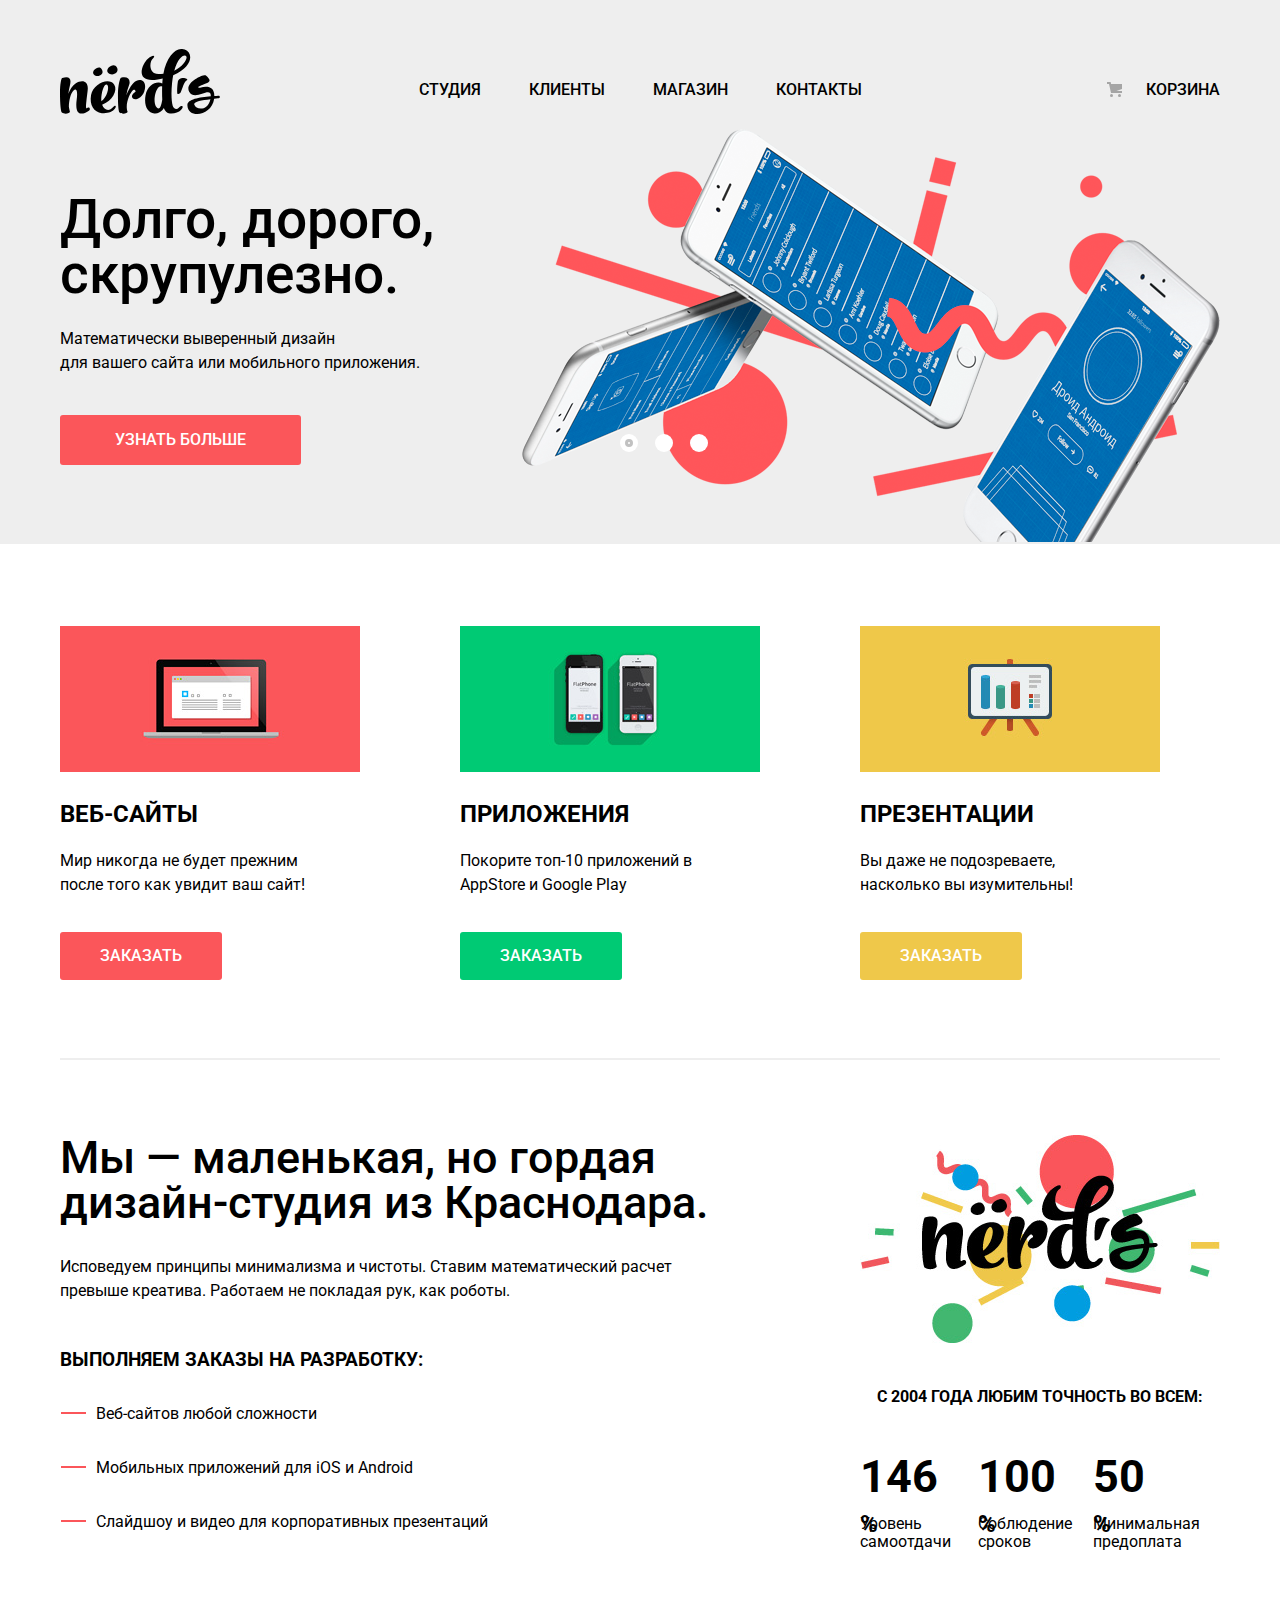
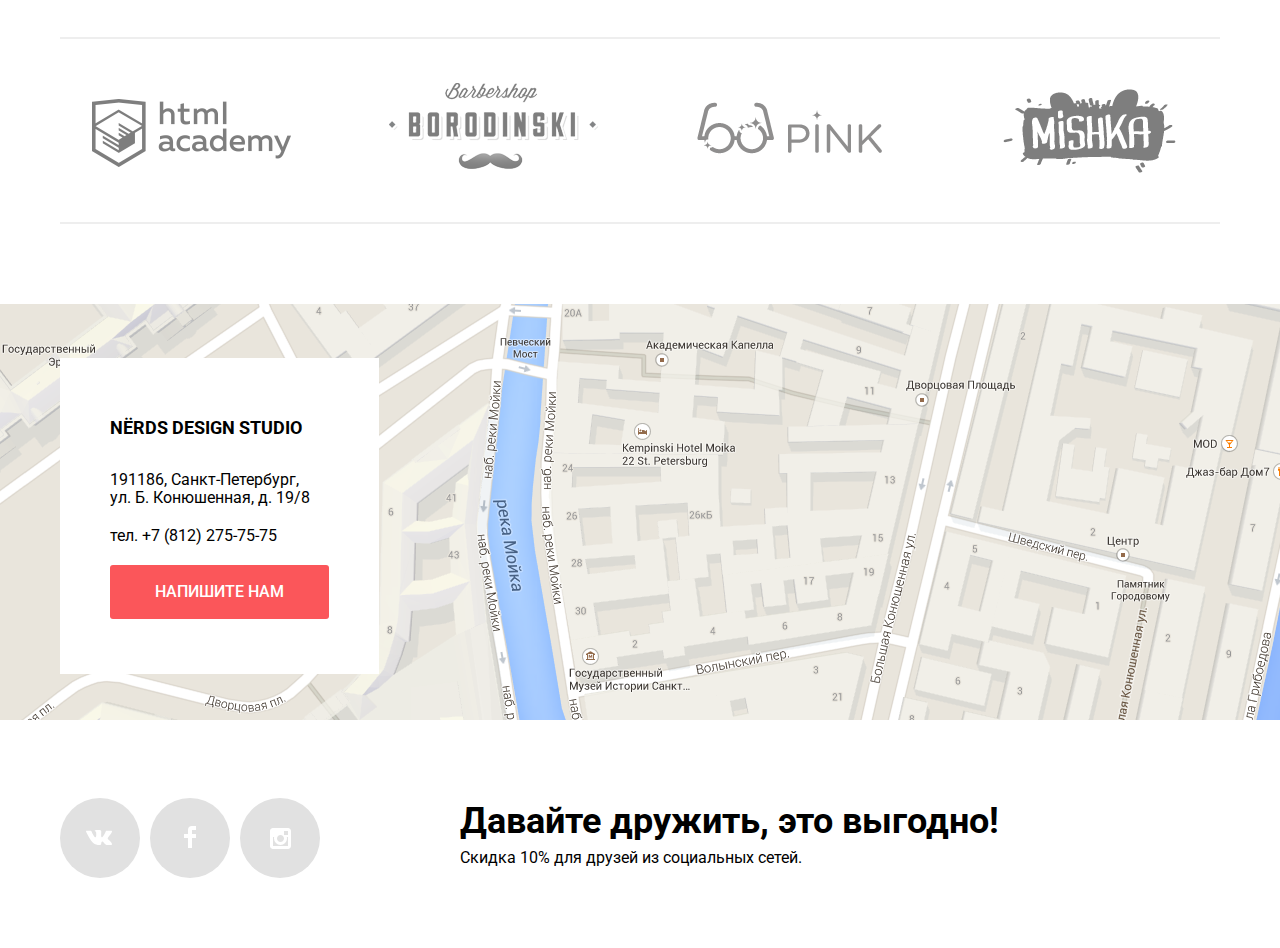
<file: index.html>
<!DOCTYPE html>
<html>
  <head>
    <meta charset="utf-8">
    <title>Nerds</title>
    <link rel="preconnect" href="https://fonts.googleapis.com">
    <link rel="preconnect" href="https://fonts.gstatic.com" crossorigin>
    <link href="https://fonts.googleapis.com/css2?family=Roboto:wght@400;500;700&display=swap" rel="stylesheet">
    <link rel="stylesheet" href="css/style.css">
  </head>

  <body>
    <header class="main-header">
      <div class="container">
        <nav class="main-navigation">
          <a class="logo">
            <svg version="1.1" id="Layer_1" xmlns="http://www.w3.org/2000/svg" xmlns:xlink="http://www.w3.org/1999/xlink" x="0px" y="0px"
            width="160px" height="65px" viewBox="0 0 160 65" enable-background="new 0 0 160 65" xml:space="preserve">
              <g>
                <path d="M157.936,49.374c-1.235,0.161-2.523,0.271-3.757,0.377c0,0.056,0,0.056,0,0.056c-2.415,17.364-26.188,20.231-26.779,6.599
                  c-0.269-6.167,11.593-7.95,23.398-9.088c0.429-11.09-15.901,5.667-21.608-4.601c-5.019-9.025,14.632-17.938,16.728-16.102
                  c6.438,5.636,3.404,6.618-1.379,8.335c-9.49,3.41-5.791,4.107-4.511,3.726c7.569-2.253,14.366-1.04,14.312,8.317
                  c1.288-0.107,2.522-0.163,3.757-0.271C160.403,46.507,160.564,49.157,157.936,49.374z M150.422,50.13
                  c-9.124,1.028-17.013,2.436-16.153,5.355C135.985,61.058,147.846,62.303,150.422,50.13z"/>
              </g>
              <g>
                <path d="M117.678,44.918c-0.682-0.037-0.703-6.038,0.112-11.688c1.005-6.951,11.935-3.357,9.093-1.906
                  c-2.975,1.52-4.429,8.718-6.266,12.087C119.982,44.572,118.012,44.937,117.678,44.918z"/>
              </g>
              <g>
                <path d="M42.105,21.002c2.376,4.866-4.937,8.171-8.292,4.521c-1.398-1.555-0.755-4.56,2.636-6.193
                  C38.146,18.494,40.522,17.734,42.105,21.002z"/>
              </g>
              <g>
                <path d="M57.062,18.861c2.585,5.297-5.38,8.896-9.031,4.922c-1.522-1.695-0.823-4.963,2.873-6.742
                  C52.75,16.13,55.336,15.305,57.062,18.861z"/>
              </g>
              <g>
                <path d="M28.883,61.666c-7.919,5.338-14.219,4.159-12.212-10.848c1.45-10.904-0.948-11.521-3.122-9.442
                  c-2.845,2.697-4.628,9.723-4.684,16.412c0.278,1.686,0.614,3.314,1.004,4.776c0.334,1.63-4.907,3.315-7.974,1.011
                  C0.837,62.79,0,54.865,0,44.131c0-8.824,1.171-14.895,2.23-15.175c8.029-2.191,9.312,1.348,7.583,7.981
                  c-0.725,2.753-1.17,5.396-1.395,7.924c1.673-4.664,4.071-8.485,6.803-10.173c7.416-4.664,13.605-2.473,12.434,6.801
                  c-2.007,16.58-2.174,18.827-0.39,17.535C29.496,57.45,30.945,60.262,28.883,61.666z"/>
              </g>
              <g>
                <path d="M54.982,59.59c-2.175,3.484-7.806,5.171-13.216,4.552c-7.75-0.843-12.545-7.756-10.705-18.097
                  c2.008-11.185,18.065-18.322,23.196-10.341c3.735,5.789-2.175,16.017-11.597,19.783c-0.168,0.056-0.335,0.113-0.502,0.168
                  c1.951,5.171,6.579,7.476,11.039,2.36C55.316,55.655,56.821,56.667,54.982,59.59z M41.377,52.172
                  c5.855-4.159,7.806-13.32,6.189-15.905c-1.728-2.697-5.074,1.517-6.245,11.746C41.21,49.474,41.21,50.878,41.377,52.172z"/>
              </g>
              <g>
                <path d="M83.091,44.992c-1.597,2.507-3.903,4.384-5.966,5.059c-2.398,0.73-5.185,0.056-5.185-2.698
                  c0-1.011,0.892-3.372,3.624-4.721c-0.168-1.911-1.394-2.417-2.286-1.686c-3.345,2.586-7.417,12.25-6.356,19.221
                  c0.055,0.168,0.055,0.337,0.055,0.506c0.168,0.617,0.335,1.237,0.558,1.854c0.557,1.574-4.907,3.316-7.973,0.956
                  c-1.059-0.788-1.617-6.97-1.617-17.704c0-8.824,1.951-16.636,3.011-16.917c6.412-1.743,10.147,1.292,8.14,7.249
                  c-1.171,3.373-2.23,6.801-2.843,10.399c2.453-6.688,6.523-12.872,9.812-14.501c5.856-2.923,10.092,0.956,8.867,7.813
                  c-0.056,0.11-0.112,0.393-0.112,0.449c-0.056,0.562-0.566,2.302-0.39,1.741C83.914,43.657,83.538,44.289,83.091,44.992z"/>
              </g>
              <g>
                <path d="M113.207,26.161c-0.445,2.304-0.836,4.833-1.115,7.531c-1.059,10.06-0.612,18.996,0.613,22.986
                  c0.726,2.137,3.457,4.946,6.078,2.023c2.843-3.203,5.967-1.349,2.174,2.416c-2.34,2.305-6.689,3.878-11.039,3.428
                  c-3.123-0.393-5.018-2.415-6.134-5.505c-0.444,0.898-0.947,1.685-1.56,2.302c-2.119,2.193-4.685,3.43-7.974,3.092
                  c-6.637-0.73-10.538-7.923-8.699-18.153c1.952-10.791,11.319-14.725,16.728-11.857c0.112-1.349,0.223-2.699,0.335-4.104
                  c0.055-0.281,0.055-0.562,0.11-0.843c-1.561,0.338-3.233,0.675-4.962,0.956C73.787,34.423,82.04,14.864,87.894,9.75
                  c6.636-5.733,7.36-1.855,5.297-0.562c-3.68,2.36-5.297,15.905,5.241,15.905c1.729,0,3.346-0.112,4.962-0.281
                  c3.291-18.322,13.271-27.203,21.356-24.28C133.726,3.792,132.779,18.067,113.207,26.161z M102.279,50.554
                  c-0.224-3.542-0.224-7.532-0.167-11.636c0-0.506,0.056-1.011,0.056-1.461c-3.346-1.518-6.635,3.653-7.473,10.792
                  c-0.946,8.373,2.788,12.813,4.908,10.791C101.22,57.409,102.056,52.237,102.279,50.554z M126.365,7.389
                  c-1.784-2.642-8.307,0.562-12.098,14.332C123.802,17.167,127.593,9.299,126.365,7.389z"/>
              </g>
            </svg>
          </a>
          <ul class="site-navigation">
            <li><a href="#">Студия</a></li>
            <li><a href="#">Клиенты</a></li>
            <li><a href="catalog.html">Магазин</a></li>
            <li><a href="#">Контакты</a></li>
          </ul>
          <a href="#" class="bucket-icon">Корзина</a>
        </nav>
      </div>
    </header>

    <main>
      <h1 class="visually-hidden">Главная страница дизайн-студии Nerds</h1>

      <section class="carousel">
        <h2 class="visually-hidden">Слайдеры с информацией о преимуществах нашей компании</h2>
        <div class="container">
          <ul>
            <li class="slider slider-1 slider-current">
              <div class="slider-container">
                <h2>Долго, дорого, скрупулезно.</h2>
                <p>Математически выверенный дизайн
                  <br>для вашего сайта или мобильного приложения.</p>
                <a href="#" class="button">Узнать больше</a>
              </div>
              <img src="img/nerds-index-slide1.png" width="698" height="413">
            </li>
            <li class="slider slider-2">
              <div class="slider-container">
                <h2>Любим математику, как никто другой</h2>
                <p>Никакого креатива, только математические формулы для расчета идеальных пропорций.</p>
                <a href="#" class="button">Узнать больше</a>
              </div>
              <img src="img/nerds-index-slide2.png" width="663" height="430">
            </li>
            <li class="slider slider-3">
              <div class="slider-container">
                <h2>Только ночь, только хардкор</h2>
                <p>Работать днем, как все? Мы против этого.
                <br>Ближе к полуночи работа только начинается.</p>
                <a href="#" class="button">Узнать больше</a>
              </div>
              <img src="img/nerds-index-slide3.png" width="759" height="411">
            </li>
          </ul>  
          <div class="carousel-navigation">
            <span class="pin pin-current" ></span>
            <span class="pin"></span>
            <span class="pin"></span>
          </div>
        </div>
      </section>

      <section class="container services">
        <h2 class="visually-hidden">Список предоставляемых услуг</h2>
        <ul class="services-list">
          <li class="services-item">
            <img src="img/services-1.jpg" width="302" height="147" alt="Веб-сайты">
            <h3>Веб-сайты</h3>
            <p>Мир никогда не будет прежним после того как увидит ваш сайт!</p>
            <a href="#" class="button">Заказать</a>
          </li>
          <li class="services-item">
            <img src="img/services-2.jpg" width="302" height="147" alt="Приложения">
            <h3>Приложения</h3>
            <p>Покорите топ-10 приложений в AppStore и Google Play</p>
            <a href="#" class="button">Заказать</a>
          </li>
          <li class="services-item">
            <img src="img/services-3.jpg" width="302" height="147" alt="Презентации">
            <h3>Презентации</h3>
            <p>Вы даже не подозреваете, 
              насколько вы изумительны!</p>
            <a href="#" class="button">Заказать</a>
          </li>
        </ul>
      </section>

      <div class="container about-columns">
        <section class="about">
          <h2 class="visually-hidden">Текст про компанию</h2>
          <b>Мы — маленькая, но гордая
            дизайн-студия из Краснодара.</b>
          <p>Исповедуем принципы минимализма и чистоты. Ставим математический расчет превыше креатива. Работаем не покладая рук, как роботы.</p>
          <h3>Выполняем заказы на разработку:</h3>
          <ul>
            <li>Веб-сайтов любой сложности</li>
            <li>Мобильных приложений для iOS и Android</li>
            <li>Слайдшоу и видео для корпоративных презентаций</li>
          </ul>
        </section>

        <section class="infographic">
          <h2 class="visually-hidden">Инфографика про компанию</h2>
          <img src="img/infographic-logo.jpg" width="360" height="208" alt="Лого">
          <b>с 2004 года Любим точность во всем:</b>
          <ul>
            <li>
              <span class="infografic-num">146</span>
              <span class="visually-hidden">%</span>
              <span class="percent"></span>
              <p>Уровень самоотдачи</p>
            </li>
            <li>
              <span class="infografic-num">100</span>
              <span class="visually-hidden">%</span>
              <span class="percent"></span>
              <p>Соблюдение сроков</p>
            </li>
            <li>
              <span class="infografic-num">50</span>
              <span class="visually-hidden">%</span>
              <span class="percent"></span>
              <p>Минимальная предоплата</p>
            </li>
          </ul>
        </section>
      </div>

      <section class="container clients-logo">
        <h2 class="visually-hidden">Среди наших клиентов были такие компании как: HTML Academy, Barbershop Borodinski, Mishka и другие</h2>
        <ul>
          <li><a href="#"><img src="img/logo-1.png" alt="Логотип HTML Academy" width="260" height="180"></a></li>
          <li><a href="#"><img src="img/logo-2.png" alt="Логотип Barbershop Borodinski" width="260" height="180"></a></li>
          <li><a href="#"><img src="img/logo-3.png" alt="Логотип Pink" width="260" height="180"></a></li>
          <li><a href="#"><img src="img/logo-4.png" alt="Логотип Mishka" width="260" height="180"></a></li>
        </ul>
      </section>

      <section class="contacts">
        <h2 class="visually-hidden">Мы располагаемся в городе Санкт-Петербург на улице Большая Конюшенная, дом 19/8. Связаться с нами можно по номеру +7 812 275 75 75</h2>
        <div class="container">
          <div class="contacts-container">
            <h2>NЁRDS DESIGN STUDIO</h2>
            <p>
              191186, Санкт-Петербург,
              <br>ул. Б. Конюшенная, д. 19/8
            </p>
            <p>тел. +7 (812) 275-75-75</p>
            <a class="button modal-button">Напишите нам</a>
          </div>
        </div>
      </section>
    </main>

    <footer class="container main-footer">
      <ul class="social-list">
        <li>
          <a class="social-vk" href="#">
            <span class="visually-hidden">Vkontakte</span>
            <div class="container-svg">
              <svg xmlns="http://www.w3.org/2000/svg" width="26" height="15" viewBox="0 0 26 15"><path fill="#FFF" d="M16.138 11.51c.956-.309 2.18 2.04 3.483 2.939.978.681 1.727.534 1.727.534l3.473-.05s1.815-.112.957-1.554c-.071-.12-.503-1.069-2.585-3.022-2.177-2.043-1.882-1.712.739-5.244 1.597-2.153 2.236-3.468 2.036-4.028-.192-.539-1.365-.399-1.365-.399L20.69.713c-.381.001-.704.119-.851.515-.003.004-.621 1.666-1.445 3.079-1.741 2.989-2.436 3.148-2.724 2.961-.661-.433-.494-1.737-.494-2.664 0-2.897.432-4.105-.846-4.417-.427-.104-.739-.172-1.828-.182-1.392-.021-2.574 0-3.244.329-.445.223-.786.712-.579.74.26.035.843.16 1.155.586.401.552.389 1.789.389 1.789s.229 3.411-.54 3.834c-.528.29-1.25-.302-2.803-3.016-.793-1.388-1.392-2.922-1.392-2.922s-.116-.285-.326-.441c-.25-.185-.6-.244-.6-.244L.848.684S.29.7.085.946c-.182.218-.015.668-.015.668s2.909 6.881 6.203 10.347c3.02 3.182 6.452 2.971 6.452 2.971h1.555s.469-.054.709-.312c.224-.24.214-.691.214-.691s-.031-2.109.935-2.419z"/></svg>
            </div>
          </a>
        </li>
        <li>
          <a class="social-fb" href="#">
            <span class="visually-hidden">Facebook</span>
            <div class="container-svg">
              <svg xmlns="http://www.w3.org/2000/svg" width="12" height="22" viewBox="0 0 12 22"><path fill="#FFF" d="M12 4V0H8a4 4 0 0 0-4 4v4H0v4h4v10h4V12h4V8H8V4h4z"/></svg>
            </div>
          </a>
        </li>
        <li>
          <a class="social-inst" href="#">
            <span class="visually-hidden">Instagram</span>
            <div class="container-svg">
              <svg xmlns="http://www.w3.org/2000/svg" width="21" height="21" viewBox="0 0 21 21"><path fill="#FFF" d="M18 0H3C1.35 0 0 1.35 0 3v15c0 1.65 1.35 3 3 3h15c1.65 0 3-1.35 3-3V3c0-1.65-1.35-3-3-3zm-7.5 7c1.93 0 3.5 1.57 3.5 3.5S12.43 14 10.5 14 7 12.43 7 10.5 8.57 7 10.5 7zM18 18H3V9h1.181A6.504 6.504 0 0 0 4 10.5a6.5 6.5 0 1 0 13 0 6.45 6.45 0 0 0-.181-1.5H18v9zm0-11h-4V3h4v4z"/></svg>
            </div>
          </a>
        </li>
      </ul>
      <div class="footer-container">
        <b>Давайте дружить, это выгодно!</b>
        <p>Скидка 10% для друзей из социальных сетей.</p>
      </div>
    </footer>

    <section class="modal visually-hidden">
      <h2>Напишите нам</h2>
      <form class="mail-form" action="https://echo.htmlacademy.ru" method="post">
        <p>
          <label for="user-name">Ваше имя:</label>
          <input id="user-name" type="text" placeholder="Имя Фамилия" name="user-name">
        </p>
        <p>
          <label for="user-email">Ваш e-mail:</label>
          <input id="user-email" type="email" placeholder="email@exampler.com" name="user-email">
        </p>
        <p>
          <label for="user-text">Текст письма:</label>
          <textarea id="user-text" type="text" placeholder="В свободной форме" name="user-text"></textarea>
        </p>
        <button class="button" type="submit">Отправить</button>
      </form>
      <button class="modal-close" type="button">Закрыть</button>
    </section>

    <script src="js/modal.js"></script>
    <script src="js/carousel.js"></script>
  </body>
</html>
</file>
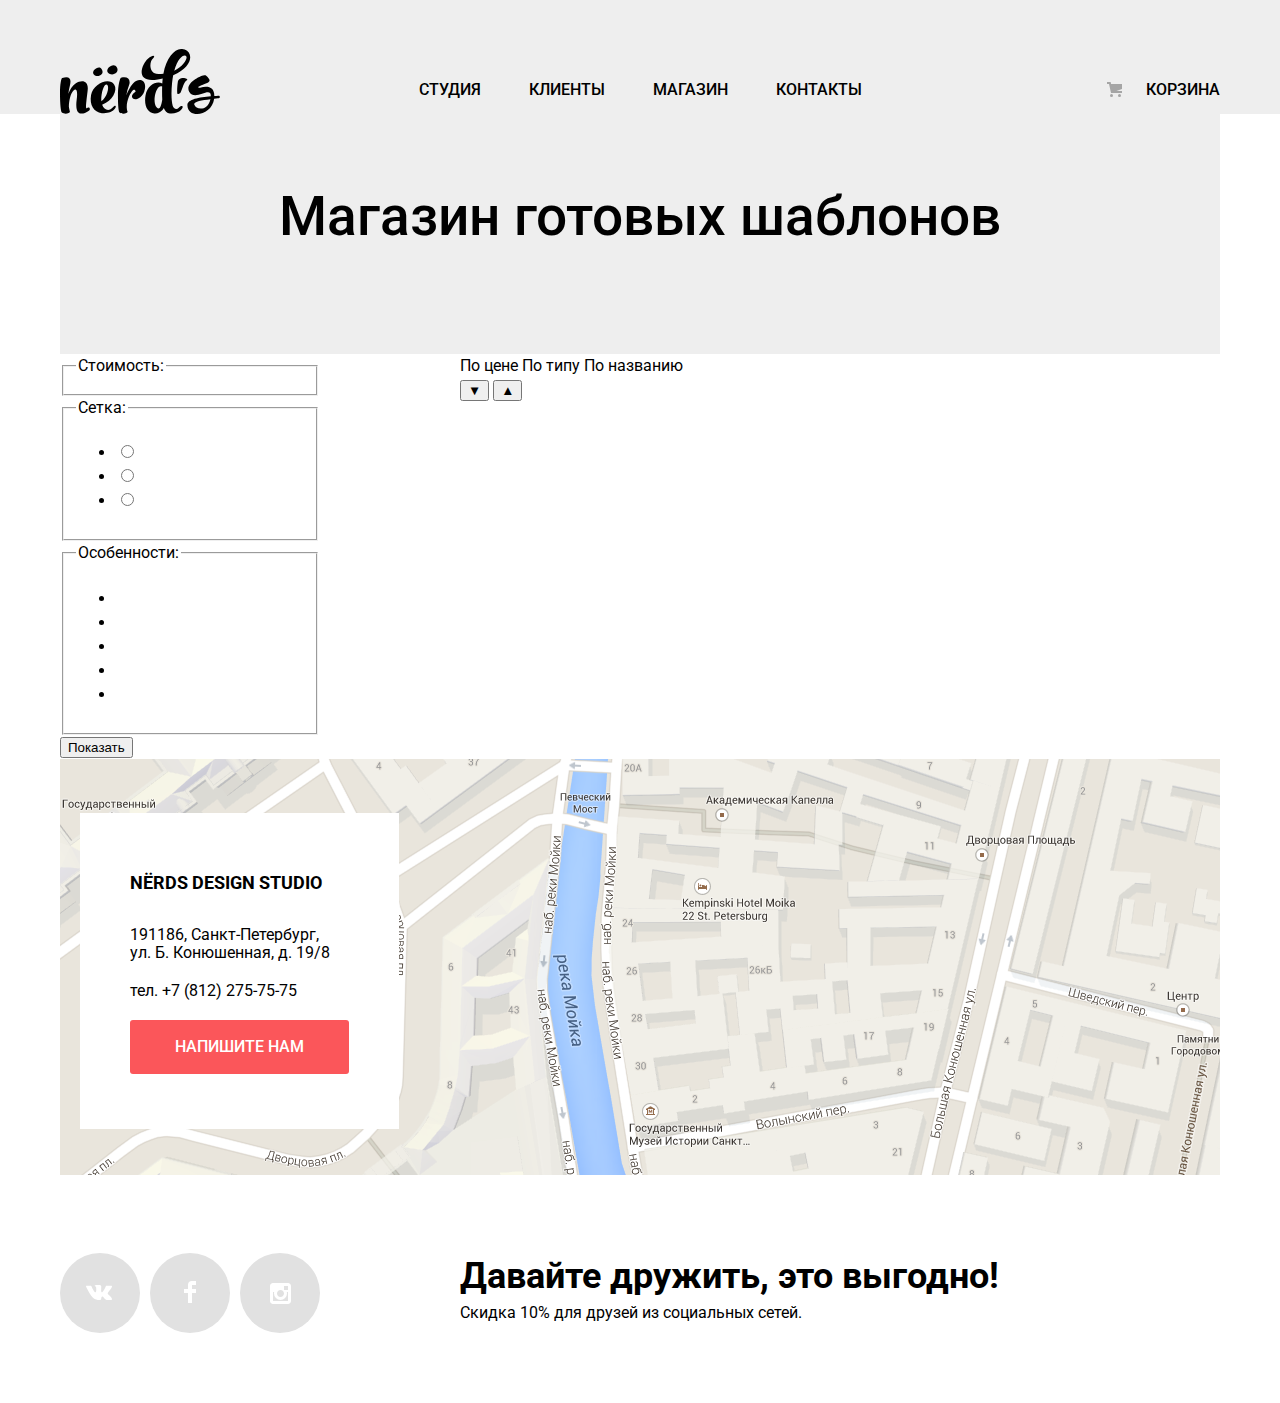
<file: catalog.html>
<!DOCTYPE html>
<html>
  <head>
    <meta charset="utf-8">
    <title>Nerds</title>
    <link rel="preconnect" href="https://fonts.googleapis.com">
    <link rel="preconnect" href="https://fonts.gstatic.com" crossorigin>
    <link href="https://fonts.googleapis.com/css2?family=Roboto:wght@400;500;700&display=swap" rel="stylesheet">
    <link rel="stylesheet" href="css/style.css">
    <link rel="stylesheet" href="css/catalog.css">
  </head>

  <body>
    <header class="main-header">
      <div class="container">
        <nav class="main-navigation">
          <a class="logo">
            <svg version="1.1" id="Layer_1" xmlns="http://www.w3.org/2000/svg" xmlns:xlink="http://www.w3.org/1999/xlink" x="0px" y="0px"
            width="160px" height="65px" viewBox="0 0 160 65" enable-background="new 0 0 160 65" xml:space="preserve">
              <g>
                <path d="M157.936,49.374c-1.235,0.161-2.523,0.271-3.757,0.377c0,0.056,0,0.056,0,0.056c-2.415,17.364-26.188,20.231-26.779,6.599
                  c-0.269-6.167,11.593-7.95,23.398-9.088c0.429-11.09-15.901,5.667-21.608-4.601c-5.019-9.025,14.632-17.938,16.728-16.102
                  c6.438,5.636,3.404,6.618-1.379,8.335c-9.49,3.41-5.791,4.107-4.511,3.726c7.569-2.253,14.366-1.04,14.312,8.317
                  c1.288-0.107,2.522-0.163,3.757-0.271C160.403,46.507,160.564,49.157,157.936,49.374z M150.422,50.13
                  c-9.124,1.028-17.013,2.436-16.153,5.355C135.985,61.058,147.846,62.303,150.422,50.13z"/>
              </g>
              <g>
                <path d="M117.678,44.918c-0.682-0.037-0.703-6.038,0.112-11.688c1.005-6.951,11.935-3.357,9.093-1.906
                  c-2.975,1.52-4.429,8.718-6.266,12.087C119.982,44.572,118.012,44.937,117.678,44.918z"/>
              </g>
              <g>
                <path d="M42.105,21.002c2.376,4.866-4.937,8.171-8.292,4.521c-1.398-1.555-0.755-4.56,2.636-6.193
                  C38.146,18.494,40.522,17.734,42.105,21.002z"/>
              </g>
              <g>
                <path d="M57.062,18.861c2.585,5.297-5.38,8.896-9.031,4.922c-1.522-1.695-0.823-4.963,2.873-6.742
                  C52.75,16.13,55.336,15.305,57.062,18.861z"/>
              </g>
              <g>
                <path d="M28.883,61.666c-7.919,5.338-14.219,4.159-12.212-10.848c1.45-10.904-0.948-11.521-3.122-9.442
                  c-2.845,2.697-4.628,9.723-4.684,16.412c0.278,1.686,0.614,3.314,1.004,4.776c0.334,1.63-4.907,3.315-7.974,1.011
                  C0.837,62.79,0,54.865,0,44.131c0-8.824,1.171-14.895,2.23-15.175c8.029-2.191,9.312,1.348,7.583,7.981
                  c-0.725,2.753-1.17,5.396-1.395,7.924c1.673-4.664,4.071-8.485,6.803-10.173c7.416-4.664,13.605-2.473,12.434,6.801
                  c-2.007,16.58-2.174,18.827-0.39,17.535C29.496,57.45,30.945,60.262,28.883,61.666z"/>
              </g>
              <g>
                <path d="M54.982,59.59c-2.175,3.484-7.806,5.171-13.216,4.552c-7.75-0.843-12.545-7.756-10.705-18.097
                  c2.008-11.185,18.065-18.322,23.196-10.341c3.735,5.789-2.175,16.017-11.597,19.783c-0.168,0.056-0.335,0.113-0.502,0.168
                  c1.951,5.171,6.579,7.476,11.039,2.36C55.316,55.655,56.821,56.667,54.982,59.59z M41.377,52.172
                  c5.855-4.159,7.806-13.32,6.189-15.905c-1.728-2.697-5.074,1.517-6.245,11.746C41.21,49.474,41.21,50.878,41.377,52.172z"/>
              </g>
              <g>
                <path d="M83.091,44.992c-1.597,2.507-3.903,4.384-5.966,5.059c-2.398,0.73-5.185,0.056-5.185-2.698
                  c0-1.011,0.892-3.372,3.624-4.721c-0.168-1.911-1.394-2.417-2.286-1.686c-3.345,2.586-7.417,12.25-6.356,19.221
                  c0.055,0.168,0.055,0.337,0.055,0.506c0.168,0.617,0.335,1.237,0.558,1.854c0.557,1.574-4.907,3.316-7.973,0.956
                  c-1.059-0.788-1.617-6.97-1.617-17.704c0-8.824,1.951-16.636,3.011-16.917c6.412-1.743,10.147,1.292,8.14,7.249
                  c-1.171,3.373-2.23,6.801-2.843,10.399c2.453-6.688,6.523-12.872,9.812-14.501c5.856-2.923,10.092,0.956,8.867,7.813
                  c-0.056,0.11-0.112,0.393-0.112,0.449c-0.056,0.562-0.566,2.302-0.39,1.741C83.914,43.657,83.538,44.289,83.091,44.992z"/>
              </g>
              <g>
                <path d="M113.207,26.161c-0.445,2.304-0.836,4.833-1.115,7.531c-1.059,10.06-0.612,18.996,0.613,22.986
                  c0.726,2.137,3.457,4.946,6.078,2.023c2.843-3.203,5.967-1.349,2.174,2.416c-2.34,2.305-6.689,3.878-11.039,3.428
                  c-3.123-0.393-5.018-2.415-6.134-5.505c-0.444,0.898-0.947,1.685-1.56,2.302c-2.119,2.193-4.685,3.43-7.974,3.092
                  c-6.637-0.73-10.538-7.923-8.699-18.153c1.952-10.791,11.319-14.725,16.728-11.857c0.112-1.349,0.223-2.699,0.335-4.104
                  c0.055-0.281,0.055-0.562,0.11-0.843c-1.561,0.338-3.233,0.675-4.962,0.956C73.787,34.423,82.04,14.864,87.894,9.75
                  c6.636-5.733,7.36-1.855,5.297-0.562c-3.68,2.36-5.297,15.905,5.241,15.905c1.729,0,3.346-0.112,4.962-0.281
                  c3.291-18.322,13.271-27.203,21.356-24.28C133.726,3.792,132.779,18.067,113.207,26.161z M102.279,50.554
                  c-0.224-3.542-0.224-7.532-0.167-11.636c0-0.506,0.056-1.011,0.056-1.461c-3.346-1.518-6.635,3.653-7.473,10.792
                  c-0.946,8.373,2.788,12.813,4.908,10.791C101.22,57.409,102.056,52.237,102.279,50.554z M126.365,7.389
                  c-1.784-2.642-8.307,0.562-12.098,14.332C123.802,17.167,127.593,9.299,126.365,7.389z"/>
              </g>
            </svg>
          </a>
          <ul class="site-navigation">
            <li><a href="#">Студия</a></li>
            <li><a href="#">Клиенты</a></li>
            <li><a href="catalog.html">Магазин</a></li>
            <li><a href="#">Контакты</a></li>
          </ul>
          <a href="#" class="bucket-icon">Корзина</a>
        </nav>
      </div>
    </header>

    <main class="container">
      <h1>Магазин готовых шаблонов</h1>

      <div class="catalog-columns">
        <section class="catalog-filter">
          <form action="https://echo.htmlacademy.ru" method="post">
            <fieldset class="filter-cost">
              <legend>Стоимость:</legend>
            </fieldset>
            <fieldset class="filter-type">
              <legend>Сетка:</legend>
              <ul>
                <li class="filter-option">
                  <label for=""></label>
                  <input type="radio" class="filter-input filter-input-radio" name="product-type" id="">
                </li>
                <li class="filter-option">
                  <label for=""></label>
                  <input type="radio" class="filter-input filter-input-radio" name="product-type" id="">
                </li>
                <li class="filter-option">
                  <label for=""></label>
                  <input type="radio" class="filter-input filter-input-radio" name="product-type" id="">
                </li>
              </ul>
            </fieldset>
            <fieldset class="filter-features">
              <legend>Особенности:</legend>
              <ul>
                <li class="filter-option">
                  <label for=""></label>
                  <input type="checkbox" class="visually-hidden filter-input filter-input-checkbox" name="" id="">
                </li>
                <li class="filter-option">
                  <label for=""></label>
                  <input type="checkbox" class="visually-hidden filter-input filter-input-checkbox" name="" id="">
                </li>
                <li class="filter-option">
                  <label for=""></label>
                  <input type="checkbox" class="visually-hidden filter-input filter-input-checkbox" name="" id="">
                </li>
                <li class="filter-option">
                  <label for=""></label>
                  <input type="checkbox" class="visually-hidden filter-input filter-input-checkbox" name="" id="">
                </li>
                <li class="filter-option">
                  <label for=""></label>
                  <input type="checkbox" class="visually-hidden filter-input filter-input-checkbox" name="" id="">
                </li>
              </ul>
            </fieldset>
            <button type="submit">Показать</button>
          </form>
        </section>

        <section class="catalog-viewport">
          <div class="catalog-sort">

            <!-- Дико не уверена, что тут нужна именно форма, а не просто три кнопки. Хз, может это надо делать вместе с JS? Пока оставлю так и не буду оформлять(?), созвонюсь с ментором и спрошу -->

            <form action="https://echo.htmlacademy.ru" method="post">
              <label for="sort_by_price">По цене</label>
              <input class="visually-hidden" type="radio" name="sort_by_price" id="sort_by_price">

              <label for="sort_by_type">По типу</label>
              <input class="visually-hidden" type="radio" name="sort_by_price" id="sort_by_type">

              <label for="sort_by_name">По названию</label>
              <input class="visually-hidden" type="radio" name="sort_by_price" id="sort_by_name">
            </form>
            <button class="sort-up" type="button">&#9660;</button>
            <button class="sort-down" type="button">&#9650;</button>
          </div>

          <div></div>
          
        </section>
      </div>

      <section class="contacts">
        <h2 class="visually-hidden">Мы располагаемся в городе Санкт-Петербург на улице Большая Конюшенная, дом 19/8. Связаться с нами можно по номеру +7 812 275 75 75</h2>
        <div class="container">
          <div class="contacts-container">
            <h2>NЁRDS DESIGN STUDIO</h2>
            <p>
              191186, Санкт-Петербург,
              <br>ул. Б. Конюшенная, д. 19/8
            </p>
            <p>тел. +7 (812) 275-75-75</p>
            <a class="button modal-button">Напишите нам</a>
          </div>
        </div>
      </section>
    </main>

    <footer class="container main-footer">
      <ul class="social-list">
        <li>
          <a class="social-vk" href="#">
            <span class="visually-hidden">Vkontakte</span>
            <div class="container-svg">
              <svg xmlns="http://www.w3.org/2000/svg" width="26" height="15" viewBox="0 0 26 15"><path fill="#FFF" d="M16.138 11.51c.956-.309 2.18 2.04 3.483 2.939.978.681 1.727.534 1.727.534l3.473-.05s1.815-.112.957-1.554c-.071-.12-.503-1.069-2.585-3.022-2.177-2.043-1.882-1.712.739-5.244 1.597-2.153 2.236-3.468 2.036-4.028-.192-.539-1.365-.399-1.365-.399L20.69.713c-.381.001-.704.119-.851.515-.003.004-.621 1.666-1.445 3.079-1.741 2.989-2.436 3.148-2.724 2.961-.661-.433-.494-1.737-.494-2.664 0-2.897.432-4.105-.846-4.417-.427-.104-.739-.172-1.828-.182-1.392-.021-2.574 0-3.244.329-.445.223-.786.712-.579.74.26.035.843.16 1.155.586.401.552.389 1.789.389 1.789s.229 3.411-.54 3.834c-.528.29-1.25-.302-2.803-3.016-.793-1.388-1.392-2.922-1.392-2.922s-.116-.285-.326-.441c-.25-.185-.6-.244-.6-.244L.848.684S.29.7.085.946c-.182.218-.015.668-.015.668s2.909 6.881 6.203 10.347c3.02 3.182 6.452 2.971 6.452 2.971h1.555s.469-.054.709-.312c.224-.24.214-.691.214-.691s-.031-2.109.935-2.419z"/></svg>
            </div>
          </a>
        </li>
        <li>
          <a class="social-fb" href="#">
            <span class="visually-hidden">Facebook</span>
            <div class="container-svg">
              <svg xmlns="http://www.w3.org/2000/svg" width="12" height="22" viewBox="0 0 12 22"><path fill="#FFF" d="M12 4V0H8a4 4 0 0 0-4 4v4H0v4h4v10h4V12h4V8H8V4h4z"/></svg>
            </div>
          </a>
        </li>
        <li>
          <a class="social-inst" href="#">
            <span class="visually-hidden">Instagram</span>
            <div class="container-svg">
              <svg xmlns="http://www.w3.org/2000/svg" width="21" height="21" viewBox="0 0 21 21"><path fill="#FFF" d="M18 0H3C1.35 0 0 1.35 0 3v15c0 1.65 1.35 3 3 3h15c1.65 0 3-1.35 3-3V3c0-1.65-1.35-3-3-3zm-7.5 7c1.93 0 3.5 1.57 3.5 3.5S12.43 14 10.5 14 7 12.43 7 10.5 8.57 7 10.5 7zM18 18H3V9h1.181A6.504 6.504 0 0 0 4 10.5a6.5 6.5 0 1 0 13 0 6.45 6.45 0 0 0-.181-1.5H18v9zm0-11h-4V3h4v4z"/></svg>
            </div>
          </a>
        </li>
      </ul>
      <div class="footer-container">
        <b>Давайте дружить, это выгодно!</b>
        <p>Скидка 10% для друзей из социальных сетей.</p>
      </div>
    </footer>

    <section class="modal visually-hidden">
      <h2>Напишите нам</h2>
      <form class="mail-form" action="https://echo.htmlacademy.ru" method="post">
        <p>
          <label for="user-name">Ваше имя:</label>
          <input id="user-name" type="text" placeholder="Имя Фамилия" name="user-name">
        </p>
        <p>
          <label for="user-email">Ваш e-mail:</label>
          <input id="user-email" type="email" placeholder="email@exampler.com" name="user-email">
        </p>
        <p>
          <label for="user-text">Текст письма:</label>
          <textarea id="user-text" type="text" placeholder="В свободной форме" name="user-text"></textarea>
        </p>
        <button class="button" type="submit">Отправить</button>
      </form>
      <button class="modal-close" type="button">Закрыть</button>
    </section>

    <script src="js/modal.js"></script>
    <script src="js/carousel.js"></script>
  </body>
</html>
</file>
<file: css/style.css>
body {
  margin: 0;

  font-family: 'Roboto', Arial, sans-serif;
  font-size: 16px;
  line-height: 24px;
  font-weight: 400;
  color: #000;

  background-color: #fff;
}

a {
  text-decoration: none;
}

img {
  max-width: 100%;
  height: auto;
}

.button {
  display: inline-block;

  border-radius: 3px;
  
  color: #fff;
  line-height: 18px;
  font-weight: 500;
  text-transform: uppercase;

  background-color: #fb565a;
}

.visually-hidden:not(:focus):not(:active),
input[type="checkbox"].visually-hidden,
input[type="radio"].visually-hidden {
  position: absolute;

  width: 1px;
  height: 1px;
  margin: -1px;
  border: 0;
  padding: 0;

  white-space: nowrap;

  clip-path: inset(100%);
  clip: rect(0 0 0 0);
  overflow: hidden;
}

.container {
  width: 1160px;
  margin: 0 auto;
  padding: 0 20px;
}

.main-header {
  padding-top: 45px;

  line-height: 30px;
  font-weight: 500;
  text-transform: uppercase;

  background-color: #eeeeee;
}

.main-header a {
  color: #000;
}

.main-navigation {
  display: flex;
  justify-content: space-between;
}

.main-navigation .logo {
  margin-top: 4px;
  
  width: 160px;
  height: 65px;

  cursor: pointer;
}

.main-navigation .logo:hover,
.main-navigation .logo:focus {
  opacity: 0.75;
}

.main-navigation .logo:active {
  opacity: 0.25;
}

.main-navigation a:hover,
.main-navigation a:focus {
  color: #fb565a;
}

.main-navigation a:active {
  color: #a6a6a6;
}

.site-navigation {
  display: flex;
  flex-direction: row;
  flex-wrap: wrap;
  margin: 0;
  padding: 0;

  list-style: none;
}

.site-navigation a,
.bucket-icon {
  display: block;
  padding-top: 30px;
}

.site-navigation li {
  margin-right: 48px;
}

.site-navigation li:last-child {
  margin-right: 0;
}

.main-navigation .bucket-icon {
  position: relative;
  padding-left: 85px;
}

.main-navigation .bucket-icon::before {
  content: "";

  position: absolute;
  left: 46px;
  top: 37px;

  width: 15px;
  height: 15px;

  background-image: url("../img/cart-icon.svg");
  background-color: transparent;
  background-repeat: no-repeat;
  opacity: 0.3;
}

.carousel {
  background-color: #eeeeee;
}

.carousel .container {
  position: relative;
}

.carousel ul {
  margin: 0;
  margin-bottom: 82px;
  padding: 0;

  list-style: none;
}

.slider {
  min-height: 430px;
  display: none;
}

.slider-current {
  display: flex;
}

.slider-1 img {
  padding-top: 15px;

  width: 698px;
  height: 413px;
}

.slider-2 img {
  width: 663px;
  height: 430px;
}

.slider-3 img {
  width: 759px;
  height: 411px;
}

.slider-container {
  margin-top: 78px;
}

.slider-container h2,
.slider-container p {
  display: inline-block;
  margin: 0;
}

.slider h2 {
  margin-bottom: 25px;

  font-size: 55px;
  line-height: 55px;
  font-weight: 500;
}

.slider p {
  margin-bottom: 40px;

  line-height: 24px;
}

.slider .button {
  padding: 16px 55px;

  background-color: #fb565a;
}

.slider .button:focus,
.slider .button:hover {
  background-color: #e74246;
}

.slider .button:active {
  color: #e37376;
  background-color: #d7373b;
  box-shadow: 0px 3px 0px 0px rgba(0, 0, 0, 0.1) inset;
}

.carousel-navigation {
  position: absolute;
  left: 580px;
  top: 320px;

  display: flex;
}

.carousel-navigation .pin {
  position: relative;
  display: block;
  box-sizing: border-box;

  width: 18px;
  height: 18px;
  margin-right: 17px;

  background-color: #fff;
  border-radius: 50%;
}

.carousel-navigation .pin:not(.pin-current):hover,
.carousel-navigation .pin:not(.pin-current):focus {
  cursor: pointer;
  
  border: 3px solid #c1c1c1;
  border-radius: 50%;
}

.carousel-navigation .pin-current::after {
  content: "";

  position: absolute;
  left: 5px;
  top: 5px;
  width: 2px;
  height: 2px;

  border: 3px solid #c1c1c1;
  border-radius: 50%;
}

.services {
  position: relative;
  margin-bottom: 155px;
}

.services::after {
  content: "";

  position: absolute;
  bottom: -80px;
  left: 0;

  margin: 0 20px;

  width: 1160px;
  height: 2px;

  background-color: #eeeeee;
}

.services-list {
  display: flex;
  margin: 0;
  padding: 0;

  list-style: none;
}

.services-item {
  margin-right: 100px;
  width: 300px;
}

.services-item:nth-child(3n) {
  margin-right: 0;
}

.services-item img {
  margin-bottom: 20px;

  width: 300px;
  height: 146px;
}

.services-item h3 {
  margin: 0;
  margin-bottom: 20px;

  font-weight: 700;
  font-size: 24px;
  line-height: 30px;
  text-transform: uppercase;
}

.services-item p {
  width: 260px;
  margin: 0;
  margin-bottom: 35px;
}

.services-item .button {
  padding: 15px 40px;
}

.services-item:nth-child(n) .button {
  background-color: #fb565a;
}

.services-item:nth-child(n) .button:focus,
.services-item:nth-child(n) .button:hover {
  background-color: #e74246;
}

.services-item:nth-child(n) .button:active {
  color: #e37376;
  background-color: #d7373b;
  box-shadow: 0px 3px 0px 0px rgba(0, 0, 0, 0.1) inset;
}

.services-item:nth-child(2n) .button {
  background-color: #00ca74;
}

.services-item:nth-child(2n) .button:focus,
.services-item:nth-child(2n) .button:hover {
  background-color: #00bc6c;
}

.services-item:nth-child(2n) .button:active {
  color: #4dc491;
  background-color: #00aa62;
  box-shadow: 0px 3px 0px 0px rgba(0, 0, 0, 0.1) inset;
}

.services-item:nth-child(3n) .button {
  background-color: #efc84a;
}

.services-item:nth-child(3n) .button:focus,
.services-item:nth-child(3n) .button:hover {
  background-color: #eab534;
}

.services-item:nth-child(3n) .button:active {
  color: #edc265;
  background-color: #e5a722;
  box-shadow: 0px 3px 0px 0px rgba(0, 0, 0, 0.1) inset;
}

.about-columns {
  display: flex;
  justify-content: space-between;
}

.about {
  width: 660px;
}

.about b {
  font-weight: 500;
  font-size: 45px;
  line-height: 45px;
}

.about p {
  margin-top: 30px;
  margin-bottom: 45px;
}

.about h3 {
  margin: 0;
  margin-bottom: 30px;

  font-weight: 700;
  text-transform: uppercase;
}

.about ul {
  margin: 0;
  padding: 0;
  
  list-style: none;
}

.about li {
  position: relative;

  margin-bottom: 30px;
  padding-left: 36px;
}

.about li:last-child {
  margin-bottom: 0;
}

.about li::before {
  content: "";

  position: absolute;
  left: 1px;
  top: 10px;

  width: 25px;
  height: 2px;
  background-color: #fb565a;
}

.infographic {
  width: 360px;

  margin-bottom: 70px;
}

.infographic img {
  margin-bottom: 35px;
  width: 360px;
  height: 208px;
}

.infographic b {
  display: block;
  margin-bottom: 45px;

  font-weight: 700;
  text-transform: uppercase;
  text-align: center;
}

.infographic ul {
  
  width: 360px;
  display: flex;
  justify-content: space-between;

  margin: 0;
  padding: 0;
  
  list-style: none;
}

.infographic span {
  font-weight: 700;
  font-size: 45px;
  line-height: 45px;
}

.percent {
  position: relative;
}

.percent::after {
  content: "%";

  position: absolute;
  left: 0;
  top: 7px;

  color: #000;
  font-size: 24px;
  line-height: 24px;
}

.infographic p {
  display: inline-block;
  line-height: 18px;
}

.clients-logo {
  position: relative;

  margin-bottom: 80px;
}

.clients-logo::before,
.clients-logo::after {
  content: "";

  position: absolute;
  left: 0;
  
  margin: 0 20px;

  width: 1160px;
  height: 2px;

  background-color: #eeeeee;
}

.clients-logo::before {
  top: 0;
}

.clients-logo::after {
  bottom: 0;
}

.clients-logo ul {
  display: flex;
  justify-content: space-between;
  margin: 0;
  padding: 0;
  
  list-style: none;
}

.clients-logo img {
  width: 260px;
  height: 180px;

  opacity: 0.5;
}

.clients-logo img:hover,
.clients-logo img:focus {
  opacity: 1;
}

.clients-logo img:active {
  opacity: 0.25;
}

.contacts {
  width: 100%;
  
  padding: 54px 0;

  background-image: url(../img/map.png);
  background-repeat: no-repeat;
  background-position: 0 0;
}

.contacts-container {
  display: inline-block;
  margin: 0;
  margin-right: auto;
  padding: 55px 50px;

  background-color: #fff;
}

.contacts-container h2 {
  margin: 0;
  margin-bottom: 28px;

  font-weight: 700;
  font-size: 18px;
  line-height: 30px;
}

.contacts-container p {
  margin-bottom: 20px;

  line-height: 18px;
}

.contacts-container p:last-child {
  margin-bottom: 40px;
}

.contacts-container .button {
  padding: 18px 45px;
  
  cursor: pointer;
}

.contacts-container .button:focus,
.contacts-container .button:hover {
  background-color: #e74246;
}

.contacts-container .button:active {
  color: #e37376;
  background-color: #d7373b;
  box-shadow: 0px 3px 0px 0px rgba(0, 0, 0, 0.1) inset;
}

.main-footer {
  display: flex;
  margin: 70px auto;
}

.main-footer .social-list {
  display: flex;
  justify-content: space-between;
  margin: 0;
  margin-right: 140px;
  padding: 0;

  width: 260px;

  list-style: none;
}


.social-list a {
  position: relative;
  display: block;
  width: 80px;
  height: 80px;
  
  background-color: #e1e1e1;
  border-radius: 50%;
}

.social-list a:hover,
.social-list a:focus {
  background-color: #e74246;
}

.social-list a:active {
  background-color: #d7373b;
  box-shadow: 0px 3px 0px 0px rgba(0, 0, 0, 0.1) inset;
}

.social-list a:active path {
  fill: #e37376;
}

.social-vk .container-svg {
  position: absolute;
  left: 26px;
  top: 30px;
}

.social-fb .container-svg {
  position: absolute;
  left: 34px;
  top: 28px;
}

.social-inst .container-svg {
  position: absolute;
  left: 30px;
  top: 30px;
}

.footer-container b {
  display: inline-block;
  margin-top: 5px;
  margin-bottom: 8px;

  font-weight: 700;
  font-size: 36px;
  line-height: 36px;
}

.footer-container p {
  margin: 0;

  line-height: 22px;
}

.modal {
  position: fixed;
  left: 50%;
  top: 50px;

  width: 760px;
  margin-left: -480px;
  padding: 68px 100px;
  padding-bottom: 85px;

  font-size: 16px;
  line-height: 18px;

  color: #000;
  background-color: #fff;
  box-shadow: 0px 20px 40px 0px rgba(0, 0, 0, 0.75);
}

.modal h2 {
  margin: 0;
  margin-bottom: 38px;

  font-size: 45px;
  line-height: 45px;
  font-weight: 500;
}

.mail-form {
  display: flex;
  flex-wrap: wrap;
  justify-content: space-between;
}

.mail-form p {
  margin: 0;
  margin-bottom: 35px;
}

.mail-form label {
  display: block;
  margin-bottom: 9px;

  font-weight: 700;
}

.mail-form input,
.mail-form textarea {
  box-sizing: border-box;
  width: 360px;
  padding: 14px;

  font: inherit;
  color: #000;

  border: 2px solid #d7dcde;
  border-radius: 2px;
}

.mail-form input::placeholder,
.mail-form textarea::placeholder {
  color: #d7dcde;
}

.mail-form textarea {
  width: 760px;
  height: 118px;

  resize: none;
}

.mail-form input:hover, 
.mail-form textarea:hover {
  border: 2px solid #b4b9bb;
}

.mail-form input:hover::placeholder,
.mail-form textarea:hover::placeholder {
  color: #b4b9bb;
}

.mail-form input:active, 
.mail-form textarea:active {
  border: 2px solid #000;
}

.mail-form input:invalid, 
.mail-form textarea:invalid {
  border: 2px solid #e74246;
}

.mail-form .button {
  padding: 17px 80px;

  border: 0;
  font: inherit;
  cursor: pointer;
}

.mail-form .button:hover,
.mail-form .button:focus {
  background-color: #e74246;
}

.mail-form .button:active {
  color: #e37376;
  background-color: #d7373b;
  box-shadow: 0px 3px 0px 0px rgba(0, 0, 0, 0.1) inset;
}

.modal-close {
  position: absolute;
  right: 90px;
  top: 78px;

  width: 21px;
  height: 21px;

  font-size: 0;

  background-color: #fff;
  border: 0;
  cursor: pointer;
}

.modal-close::before,
.modal-close::after {
  content: "";

  position: absolute;
  top: 8px;
  /* right: 0; */
  left: -3px;

  width: 27px;
  height: 4px;

  background-color: #fecccd;
}

.modal-close::before {
  transform: rotate(45deg);
}

.modal-close::after {
  transform: rotate(-45deg);
}

.modal-close:hover::before,
.modal-close:hover::after {
  background-color: #fb565a;
}

.modal-close:active::before,
.modal-close:active::after {
  background-color: #ffeeee;
}
</file>
<file: css/catalog.css>
h1 {
  display: block;
  width: auto;
  margin: 0;
  padding-top: 75px;
  padding-bottom: 110px;

  text-align: center;

  font-size: 55px;
  line-height: 55px;
  font-weight: 500;

  background-color: #eeeeee;
}

.catalog-columns {
  display: flex;

  justify-content: space-between;
}

.catalog-filter {
  width: 260px;
}

.catalog-sort {
  width: 760px;
}
</file>
